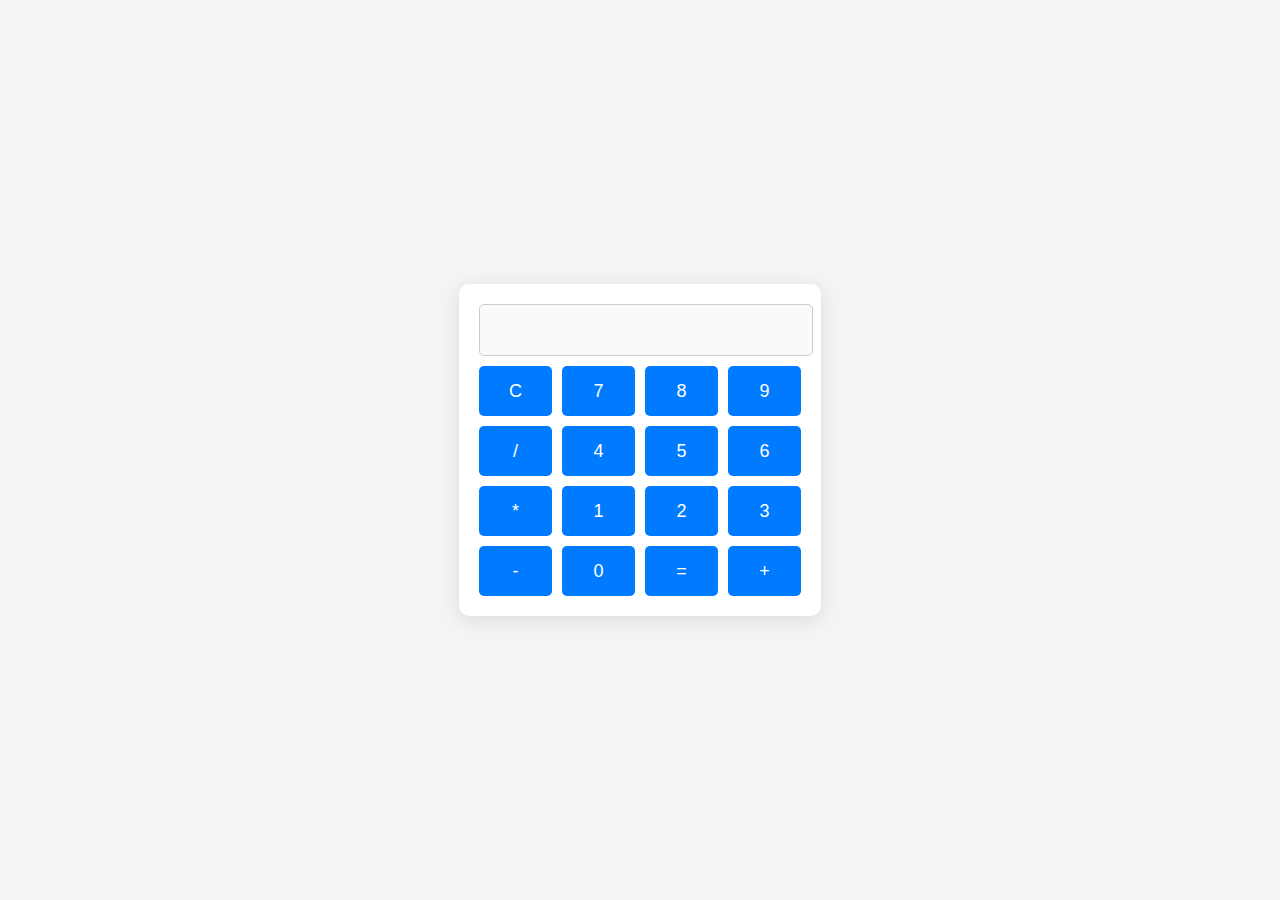
<file: calculator/index.html>
<!DOCTYPE html>
<html lang="en">
<head>
    <meta charset="UTF-8">
    <meta name="viewport" content="width=device-width, initial-scale=1.0">
    <title>Mini Calculator</title>
    <link rel="stylesheet" href="style.css">
</head>
<body>
    <div class="calculator">
        <input type="text" id="display" disabled />
        <div class="buttons">
            <button onclick="clearDisplay()">C</button>
            <button onclick="appendToDisplay('7')">7</button>
            <button onclick="appendToDisplay('8')">8</button>
            <button onclick="appendToDisplay('9')">9</button>
            <button onclick="appendToDisplay('/')">/</button>
            <button onclick="appendToDisplay('4')">4</button>
            <button onclick="appendToDisplay('5')">5</button>
            <button onclick="appendToDisplay('6')">6</button>
            <button onclick="appendToDisplay('*')">*</button>
            <button onclick="appendToDisplay('1')">1</button>
            <button onclick="appendToDisplay('2')">2</button>
            <button onclick="appendToDisplay('3')">3</button>
            <button onclick="appendToDisplay('-')">-</button>
            <button onclick="appendToDisplay('0')">0</button>
            <button onclick="calculateResult()">=</button>
            <button onclick="appendToDisplay('+')">+</button>
        </div>
    </div>
    <script src="script.js"></script>
</body>
</html>
</file>
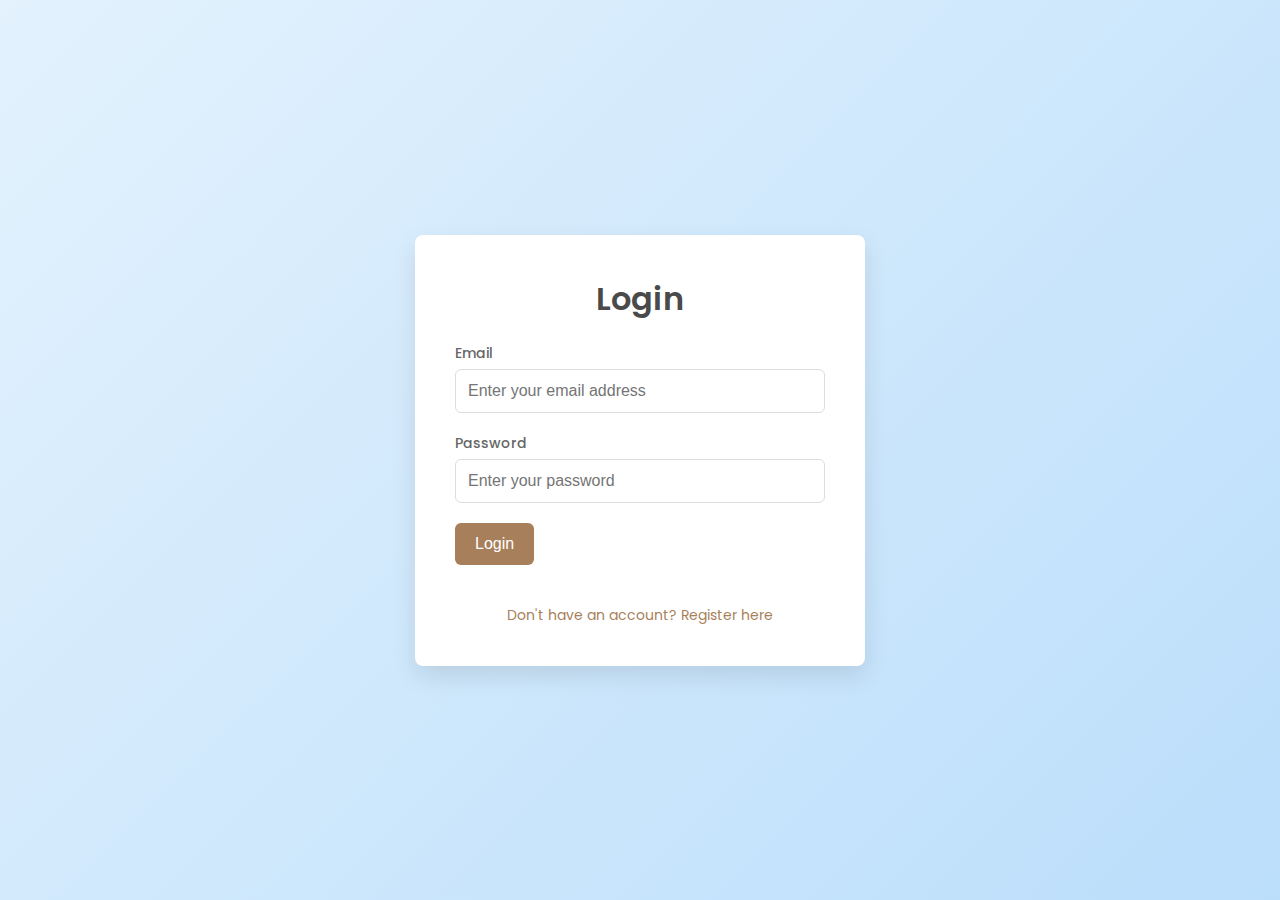
<file: project/login.html>
<!DOCTYPE html>
<html lang="en">
<head>
    <meta charset="UTF-8">
    <meta name="viewport" content="width=device-width, initial-scale=1.0">
    <title>User Login</title>
    <link href="https://fonts.googleapis.com/css2?family=Poppins:wght@400;600&display=swap" rel="stylesheet">
    <link rel="stylesheet" href="styles.css">
</head>
<body>
    <div class="form-container">
        <h1>Login</h1>
        <form action="login.php" method="POST" class="form">
            <div class="form-group">
                <label for="email">Email</label>
                <input type="email" id="email" name="email" required placeholder="Enter your email address">
            </div>
            
            <div class="form-group">
                <label for="password">Password</label>
                <input type="password" id="password" name="password" required placeholder="Enter your password">
            </div>
            
            <div class="form-group">
                <a href="blank.html" target="_blank">
                <button class="submit-btn">Login</button>
                <a/>
            </div>
        </form>
        <p class="footer-text">Don't have an account? <a href="register.html">Register here</a></p>
    </div>
</body>
</html>
</file>
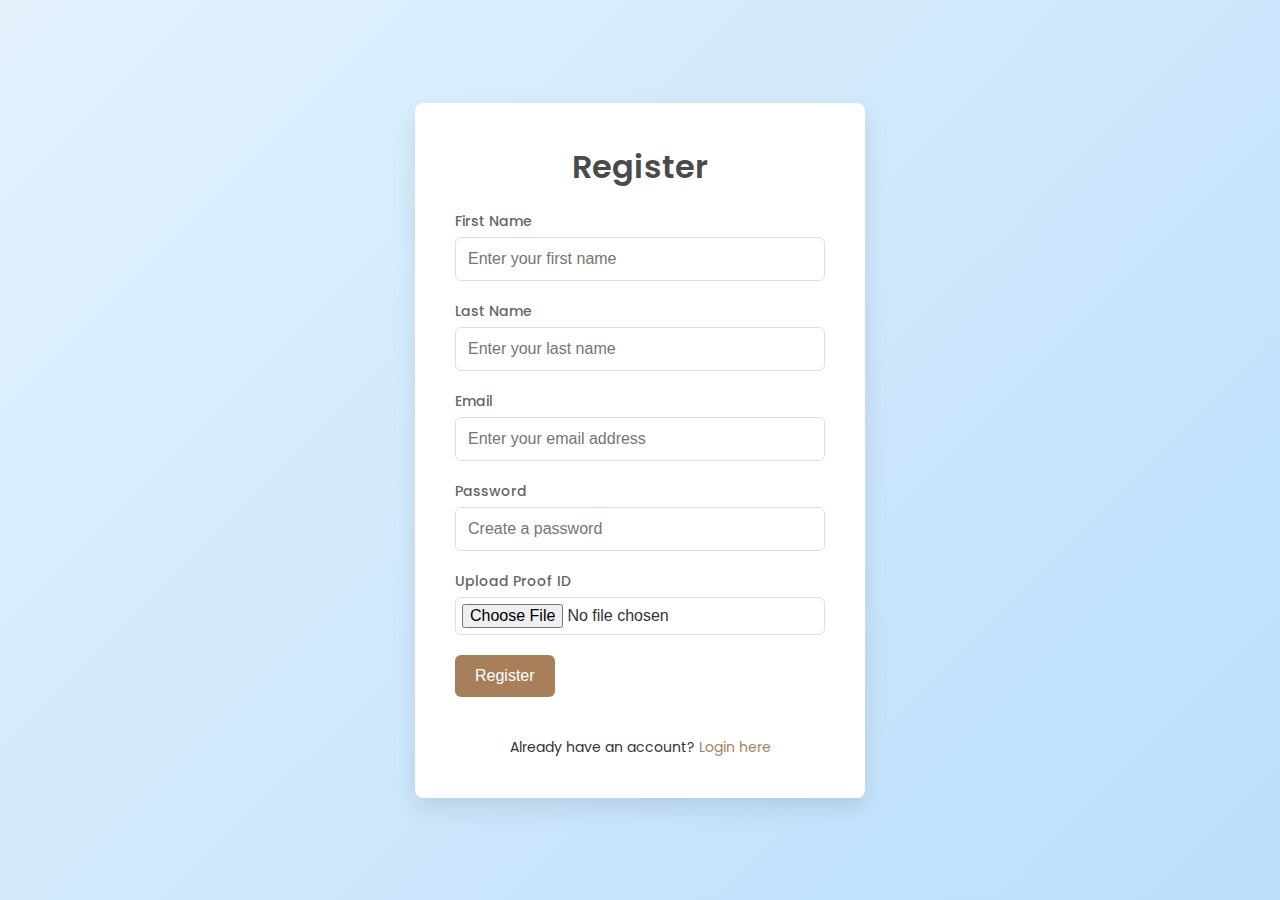
<file: project/register.html>
<!DOCTYPE html>
<html lang="en">
<head>
    <meta charset="UTF-8">
    <meta name="viewport" content="width=device-width, initial-scale=1.0">
    <title>User Registration</title>
    <link href="https://fonts.googleapis.com/css2?family=Poppins:wght@400;600&display=swap" rel="stylesheet">
    <link rel="stylesheet" href="styles.css">
</head>
<body>
    <div class="form-container">
        <h1>Register</h1>
        <form action="register.php" method="POST" enctype="multipart/form-data" class="form">
            <div class="form-group">
                <label for="firstName">First Name</label>
                <input type="text" id="firstName" name="firstName" required placeholder="Enter your first name">
            </div>
            
            <div class="form-group">
                <label for="lastName">Last Name</label>
                <input type="text" id="lastName" name="lastName" required placeholder="Enter your last name">
            </div>
            
            <div class="form-group">
                <label for="email">Email</label>
                <input type="email" id="email" name="email" required placeholder="Enter your email address">
            </div>
            
            <div class="form-group">
                <label for="password">Password</label>
                <input type="password" id="password" name="password" required placeholder="Create a password">
            </div>
            
            <div class="form-group">
                <label for="proofId">Upload Proof ID</label>
                <input type="file" id="proofId" name="proofId" accept=".jpg, .jpeg, .png, .pdf" required>
            </div>
            
            <div class="form-group">
                <button type="submit" class="submit-btn">Register</button>
            </div>
        </form>
        <p class="footer-text">Already have an account? <a href="login.html">Login here</a></p>
    </div>
</body>
</html>
</file>
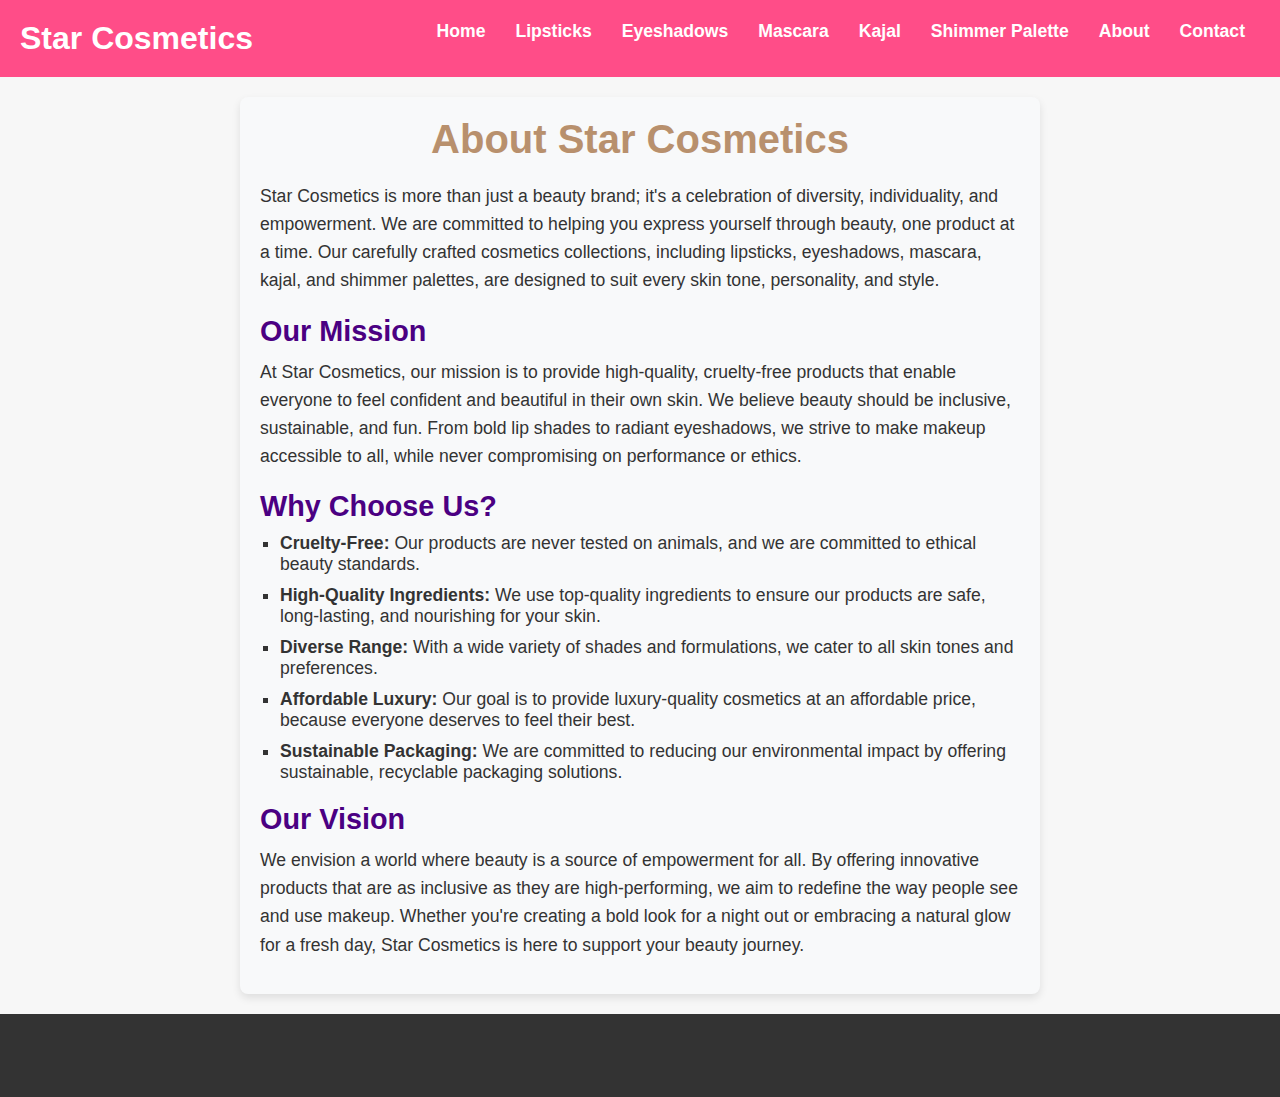
<file: starcosmetics/about.html>
<!DOCTYPE html>
<html lang="en">
<head>
    <meta charset="UTF-8">
    <meta name="viewport" content="width=device-width, initial-scale=1.0">
    <title>About Us | Star Cosmetics</title>
    <link rel="stylesheet" href="style.css">
    <style>
        .about-page {
            max-width: 800px;
            margin: 20px auto;
            padding: 20px;
            background-color: #f8f9fa;
            border-radius: 8px;
            box-shadow: 0 4px 8px rgba(0, 0, 0, 0.1);
        }
        .section-title {
            font-size: 2.5em;
            color: #B8906D;
            text-align: center;
            margin-bottom: 20px;
        }
        h3 {
            font-size: 1.8em;
            color: #4B0082;
            margin-top: 20px;
            margin-bottom: 10px;
        }
        p {
            font-size: 1.1em;
            line-height: 1.6;
            color: #333;
            margin-bottom: 15px;
        }
        ul {
            list-style-type: square;
            padding-left: 20px;
            margin-bottom: 15px;
        }
        li {
            font-size: 1.1em;
            margin-bottom: 10px;
            color: #333;
        }
    </style>
</head>
<body>
    <!-- Header Section -->
    <header class="header">
        <div class="logo">
            <h1>Star Cosmetics</h1>
        </div>
        <nav class="navbar">
            <ul>
                <li><a href="index.html">Home</a></li>
                <li><a href="lipsticks.html">Lipsticks</a></li>
                <li><a href="eyeshadows.html">Eyeshadows</a></li>
                <li><a href="mascara.html">Mascara</a></li>
                <li><a href="kajal.html">Kajal</a></li>
                <li><a href="shimmer.html">Shimmer Palette</a></li>
                <li><a href="about.html" class="active">About</a></li>
                <li><a href="contact.html">Contact</a></li>
            </ul>
        </nav>
    </header>

    <!-- About Us Page Content -->
    <section class="about-page">
        <h2 class="section-title">About Star Cosmetics</h2>
        <p>Star Cosmetics is more than just a beauty brand; it's a celebration of diversity, individuality, and empowerment. We are committed to helping you express yourself through beauty, one product at a time. Our carefully crafted cosmetics collections, including lipsticks, eyeshadows, mascara, kajal, and shimmer palettes, are designed to suit every skin tone, personality, and style.</p>

        <h3>Our Mission</h3>
        <p>At Star Cosmetics, our mission is to provide high-quality, cruelty-free products that enable everyone to feel confident and beautiful in their own skin. We believe beauty should be inclusive, sustainable, and fun. From bold lip shades to radiant eyeshadows, we strive to make makeup accessible to all, while never compromising on performance or ethics.</p>

        <h3>Why Choose Us?</h3>
        <ul>
            <li><strong>Cruelty-Free:</strong> Our products are never tested on animals, and we are committed to ethical beauty standards.</li>
            <li><strong>High-Quality Ingredients:</strong> We use top-quality ingredients to ensure our products are safe, long-lasting, and nourishing for your skin.</li>
            <li><strong>Diverse Range:</strong> With a wide variety of shades and formulations, we cater to all skin tones and preferences.</li>
            <li><strong>Affordable Luxury:</strong> Our goal is to provide luxury-quality cosmetics at an affordable price, because everyone deserves to feel their best.</li>
            <li><strong>Sustainable Packaging:</strong> We are committed to reducing our environmental impact by offering sustainable, recyclable packaging solutions.</li>
        </ul>

        <h3>Our Vision</h3>
        <p>We envision a world where beauty is a source of empowerment for all. By offering innovative products that are as inclusive as they are high-performing, we aim to redefine the way people see and use makeup. Whether you're creating a bold look for a night out or embracing a natural glow for a fresh day, Star Cosmetics is here to support your beauty journey.</p>
    </section>

    <!-- Footer Section -->
    <footer>
        <p>&copy; 2024 Star Cosmetics. All Rights Reserved.</p>
    </footer>
    <!-- Script Section -->
    <script src="script.js"></script>
</body>
</html>
</file>
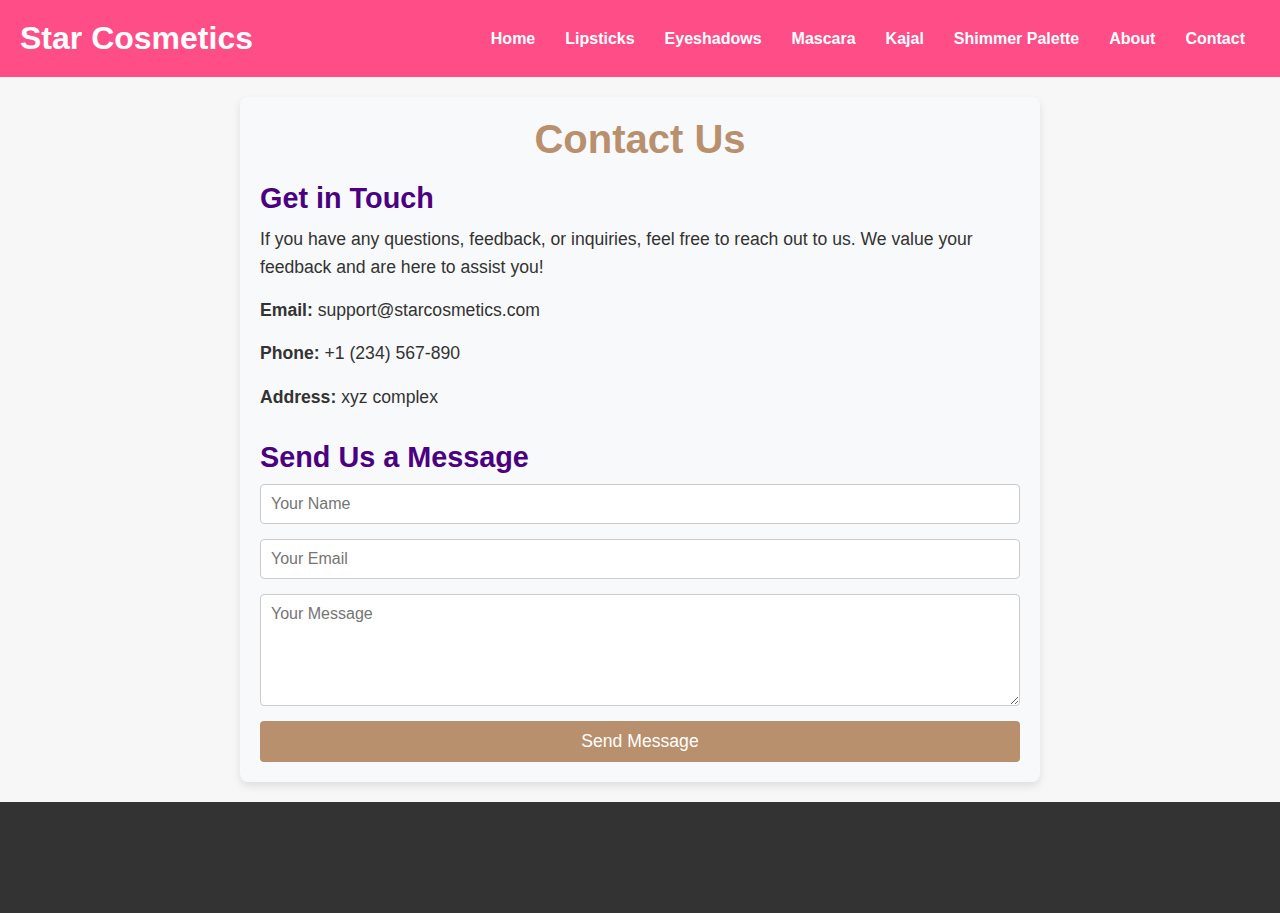
<file: starcosmetics/contact.html>
<!DOCTYPE html>
<html lang="en">
<head>
    <meta charset="UTF-8">
    <meta name="viewport" content="width=device-width, initial-scale=1.0">
    <title>Contact Us | Star Cosmetics</title>
    <link rel="stylesheet" href="style.css">
    <style>
        .contact-page {
            max-width: 800px;
            margin: 20px auto;
            padding: 20px;
            background-color: #f8f9fa;
            border-radius: 8px;
            box-shadow: 0 4px 8px rgba(0, 0, 0, 0.1);
        }
        .section-title {
            font-size: 2.5em;
            color: #B8906D;
            text-align: center;
            margin-bottom: 20px;
        }
        .contact-info {
            margin-bottom: 30px;
        }
        h3 {
            font-size: 1.8em;
            color: #4B0082;
            margin-bottom: 10px;
        }
        p {
            font-size: 1.1em;
            line-height: 1.6;
            color: #333;
            margin-bottom: 15px;
        }
        form {
            display: flex;
            flex-direction: column;
        }
        input, textarea {
            padding: 10px;
            margin-bottom: 15px;
            border: 1px solid #ccc;
            border-radius: 4px;
            font-size: 1em;
            transition: border 0.3s;
        }
        input:focus, textarea:focus {
            border: 1px solid #B8906D;
            outline: none;
        }
        .submit-btn {
            background-color: #B8906D;
            color: white;
            border: none;
            padding: 10px;
            border-radius: 4px;
            cursor: pointer;
            font-size: 1.1em;
            transition: background-color 0.3s;
        }
        .submit-btn:hover {
            background-color: #4B0082;
        }
    </style>
</head>
<body>
    <!-- Header Section -->
    <header class="header">
        <div class="logo">
            <h1>Star Cosmetics</h1>
        </div>
        <nav class="navbar">
            <ul>
                <li><a href="index.html">Home</a></li>
                <li><a href="lipsticks.html">Lipsticks</a></li>
                <li><a href="eyeshadows.html">Eyeshadows</a></li>
                <li><a href="mascara.html">Mascara</a></li>
                <li><a href="kajal.html">Kajal</a></li>
                <li><a href="shimmer.html">Shimmer Palette</a></li>
                <li><a href="about.html">About</a></li>
                <li><a href="contact.html" class="active">Contact</a></li>
            </ul>
        </nav>
    </header>

    <!-- Contact Us Page Content -->
    <section class="contact-page">
        <h2 class="section-title">Contact Us</h2>
        
        <div class="contact-info">
            <h3>Get in Touch</h3>
            <p>If you have any questions, feedback, or inquiries, feel free to reach out to us. We value your feedback and are here to assist you!</p>
            <p><strong>Email:</strong> support@starcosmetics.com</p>
            <p><strong>Phone:</strong> +1 (234) 567-890</p>
            <p><strong>Address:</strong> xyz complex</p>
        </div>

        <h3>Send Us a Message</h3>
        <form action="submit_form.php" method="POST">
            <input type="text" name="name" placeholder="Your Name" required>
            <input type="email" name="email" placeholder="Your Email" required>
            <textarea name="message" rows="5" placeholder="Your Message" required></textarea>
            <button type="submit" class="submit-btn">Send Message</button>
        </form>
    </section>

    <!-- Footer Section -->
    <footer>
        <p>&copy; 2024 Star Cosmetics. All Rights Reserved.
            <br>
        This site is made just for the practise</p>
    </footer>

    <!-- Script Section -->
    <script src="script.js"></script>
</body>
</html>
</file>
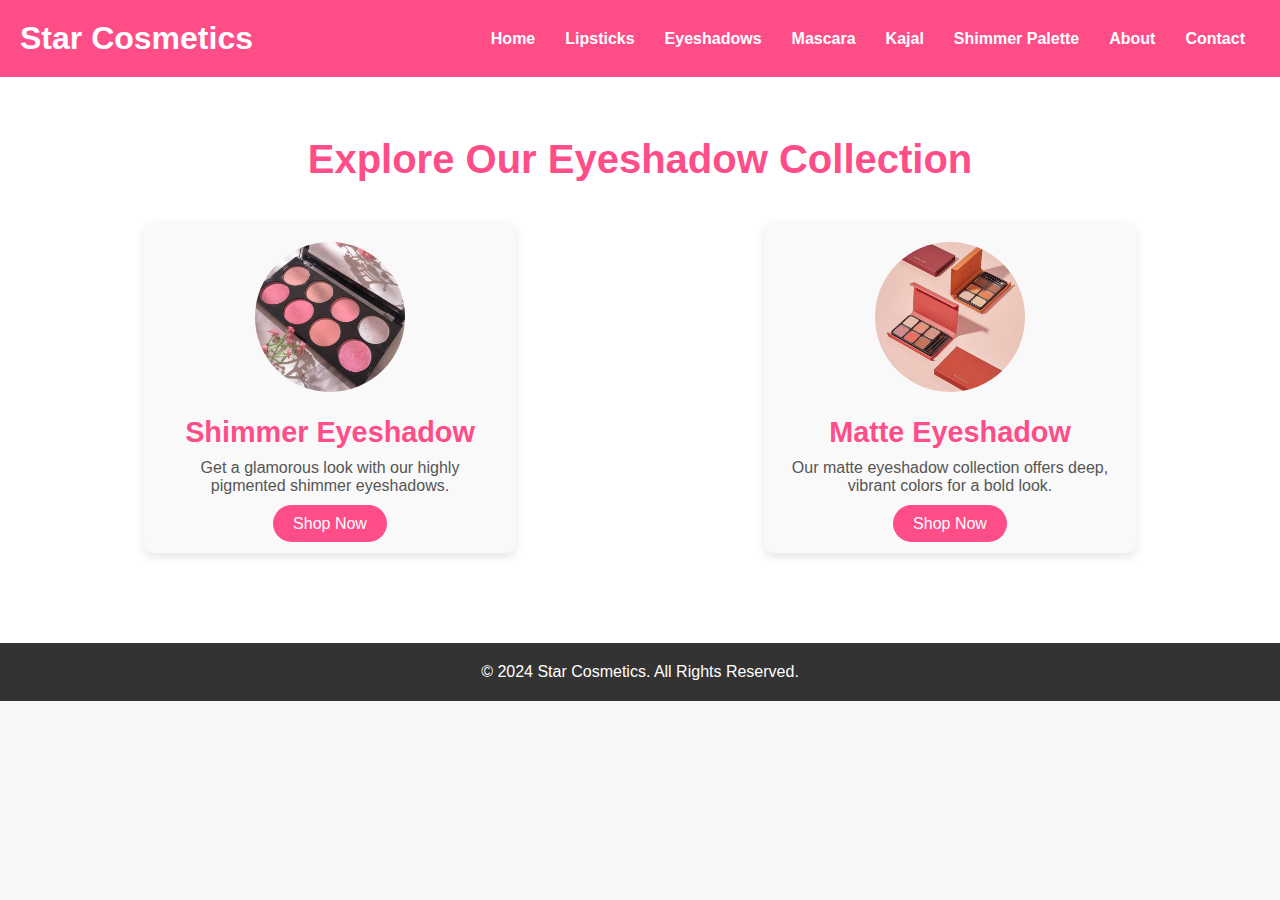
<file: starcosmetics/eyeshadows.html>
<!DOCTYPE html>
<html lang="en">
<head>
    <meta charset="UTF-8">
    <meta name="viewport" content="width=device-width, initial-scale=1.0">
    <title>Eyeshadows | Star Cosmetics</title>
    <link rel="stylesheet" href="style.css">
    <script defer src="script.js"></script>
</head>
<body>
    <!-- Header Section -->
    <header class="header">
        <div class="logo">
            <h1>Star Cosmetics</h1>
        </div>
        <nav class="navbar">
            <ul>
                <li><a href="index.html">Home</a></li>
                <li><a href="lipsticks.html">Lipsticks</a></li>
                <li><a href="eyeshadows.html" class="active">Eyeshadows</a></li>
                <li><a href="mascara.html">Mascara</a></li>
                <li><a href="kajal.html">Kajal</a></li>
                <li><a href="shimmer.html">Shimmer Palette</a></li>
                <li><a href="about.html">About</a></li>
                <li><a href="contact.html">Contact</a></li>
            </ul>
        </nav>
    </header>

    <!-- Eyeshadows Page Content -->
    <section class="product-page">
        <h2 class="section-title">Explore Our Eyeshadow Collection</h2>
        <div class="product-grid">
            <!-- Product Item -->
            <div class="product-item">
                <img src="eyeshadow.jpg" alt="Shimmer Eyeshadow">
                <h3>Shimmer Eyeshadow</h3>
                <p>Get a glamorous look with our highly pigmented shimmer eyeshadows.</p>
                <a href="#" class="buy-btn">Shop Now</a>
            </div>
            <!-- Product Item -->
            <div class="product-item">
                <img src="matteeyeshadow.jpg" alt="Matte Eyeshadow">
                <h3>Matte Eyeshadow</h3>
                <p>Our matte eyeshadow collection offers deep, vibrant colors for a bold look.</p>
                <a href="#" class="buy-btn">Shop Now</a>
            </div>
        </div>
    </section>

    <!-- Footer Section -->
    <footer>
        <p>&copy; 2024 Star Cosmetics. All Rights Reserved.</p>
    </footer>
</body>
</html>
</file>
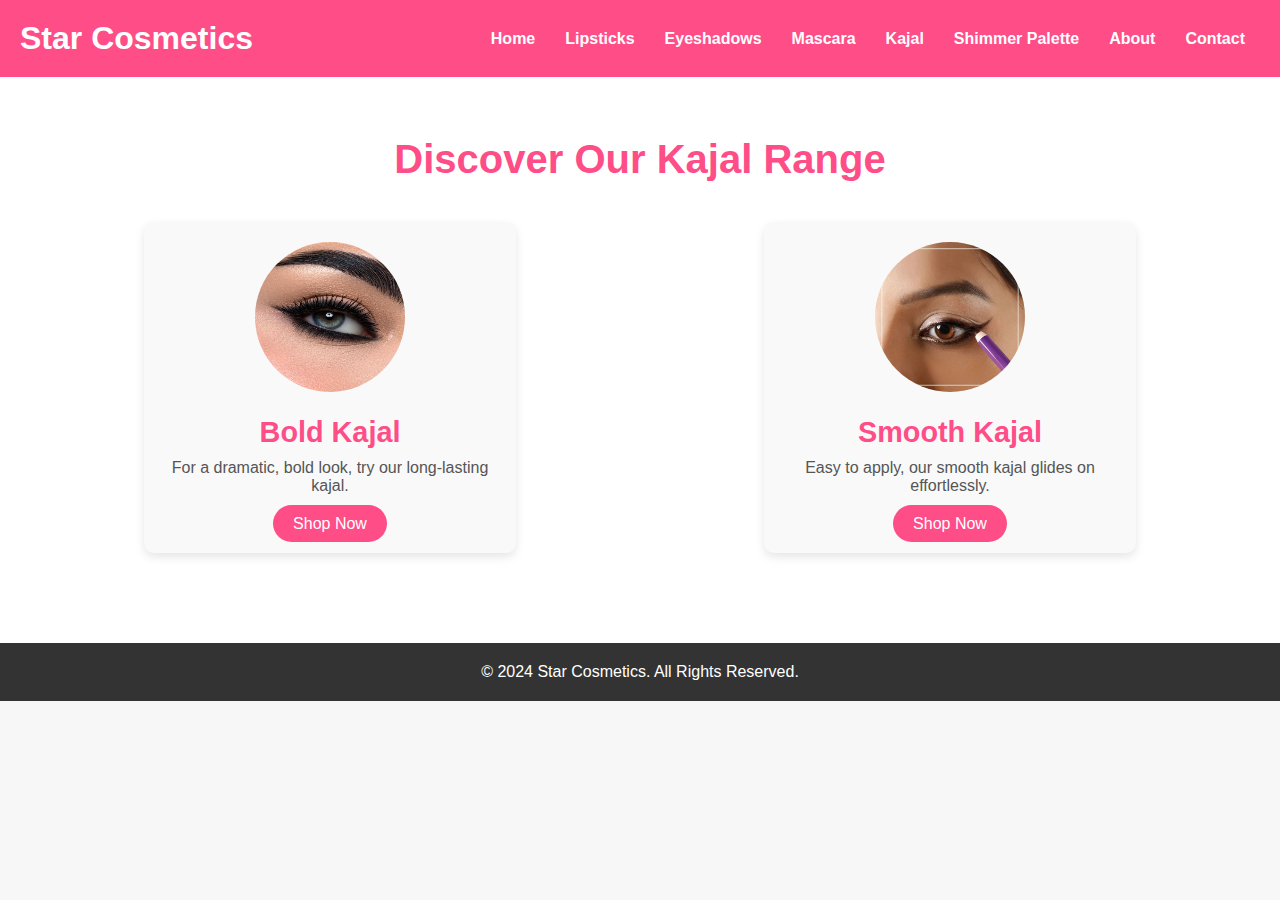
<file: starcosmetics/kajal.html>
<!DOCTYPE html>
<html lang="en">
<head>
    <meta charset="UTF-8">
    <meta name="viewport" content="width=device-width, initial-scale=1.0">
    <title>Kajal | Star Cosmetics</title>
    <link rel="stylesheet" href="style.css">
    <script defer src="script.js"></script>
</head>
<body>
    <!-- Header Section -->
    <header class="header">
        <div class="logo">
            <h1>Star Cosmetics</h1>
        </div>
        <nav class="navbar">
            <ul>
                <li><a href="index.html">Home</a></li>
                <li><a href="lipsticks.html">Lipsticks</a></li>
                <li><a href="eyeshadows.html">Eyeshadows</a></li>
                <li><a href="mascara.html">Mascara</a></li>
                <li><a href="kajal.html" class="active">Kajal</a></li>
                <li><a href="shimmer.html">Shimmer Palette</a></li>
                <li><a href="about.html">About</a></li>
                <li><a href="contact.html">Contact</a></li>
            </ul>
        </nav>
    </header>

    <!-- Kajal Page Content -->
    <section class="product-page">
        <h2 class="section-title">Discover Our Kajal Range</h2>
        <div class="product-grid">
            <!-- Product Item -->
            <div class="product-item">
                <img src="boldkajal.jpg" alt="Bold Kajal">
                <h3>Bold Kajal</h3>
                <p>For a dramatic, bold look, try our long-lasting kajal.</p>
                <a href="#" class="buy-btn">Shop Now</a>
            </div>
            <!-- Product Item -->
            <div class="product-item">
                <img src="smooth kajal.jpg" alt="Smooth Kajal">
                <h3>Smooth Kajal</h3>
                <p>Easy to apply, our smooth kajal glides on effortlessly.</p>
                <a href="#" class="buy-btn">Shop Now</a>
            </div>
        </div>
    </section>

    <!-- Footer Section -->
    <footer>
        <p>&copy; 2024 Star Cosmetics. All Rights Reserved.</p>
    </footer>
</body>
</html>
</file>
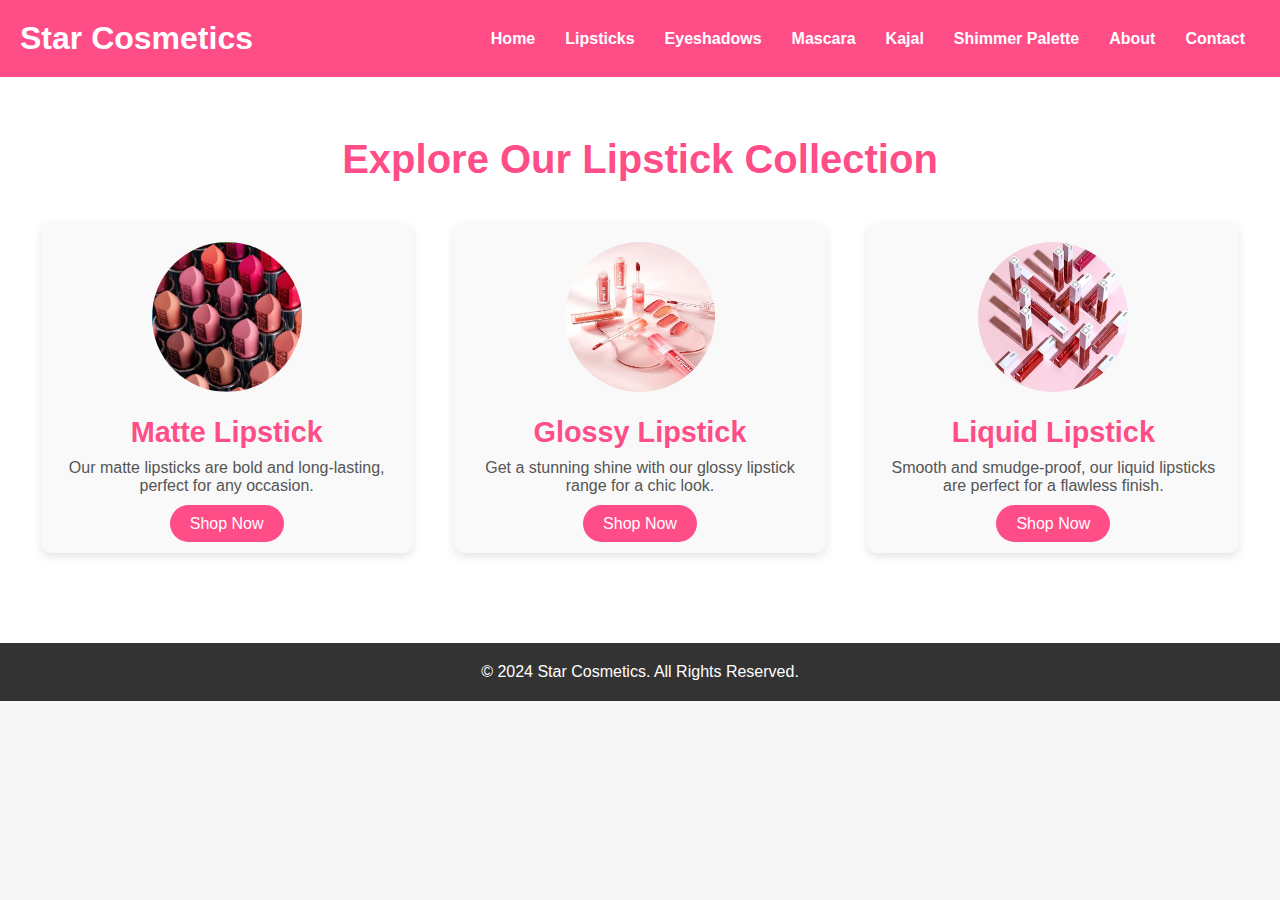
<file: starcosmetics/lipsticks.html>
<!DOCTYPE html>
<html lang="en">
<head>
    <meta charset="UTF-8">
    <meta name="viewport" content="width=device-width, initial-scale=1.0">
    <title>Lipsticks | Star Cosmetics</title>
    <link rel="stylesheet" href="style.css">
    <script defer src="script.js"></script>
</head>
<body>
    <!-- Header Section -->
    <header class="header">
        <div class="logo">
            <h1>Star Cosmetics</h1>
        </div>
        <nav class="navbar">
            <ul>
                <li><a href="index.html">Home</a></li>
                <li><a href="lipsticks.html" class="active">Lipsticks</a></li>
                <li><a href="eyeshadows.html">Eyeshadows</a></li>
                <li><a href="mascara.html">Mascara</a></li>
                <li><a href="kajal.html">Kajal</a></li>
                <li><a href="shimmer.html">Shimmer Palette</a></li>
                <li><a href="about.html">About</a></li>
                <li><a href="contact.html">Contact</a></li>
            </ul>
        </nav>
    </header>

    <!-- Lipstick Page Content -->
    <section class="product-page">
        <h2 class="section-title">Explore Our Lipstick Collection</h2>
        <div class="product-grid">
            <!-- Product Item -->
            <div class="product-item">
                <img src="mattelipstick.jpg" alt="Matte Lipstick">
                <h3>Matte Lipstick</h3>
                <p>Our matte lipsticks are bold and long-lasting, perfect for any occasion.</p>
                <a href="#" class="buy-btn">Shop Now</a>
            </div>
            <!-- Product Item -->
            <div class="product-item">
                <img src="glossy.jpg" alt="Glossy Lipstick">
                <h3>Glossy Lipstick</h3>
                <p>Get a stunning shine with our glossy lipstick range for a chic look.</p>
                <a href="#" class="buy-btn">Shop Now</a>
            </div>
            <!-- Product Item -->
            <div class="product-item">
                <img src="liquid.jpg" alt="Liquid Lipstick">
                <h3>Liquid Lipstick</h3>
                <p>Smooth and smudge-proof, our liquid lipsticks are perfect for a flawless finish.</p>
                <a href="#" class="buy-btn">Shop Now</a>
            </div>
        </div>
    </section>

    <!-- Footer Section -->
    <footer>
        <p>&copy; 2024 Star Cosmetics. All Rights Reserved.</p>
    </footer>
</body>
</html>
</file>
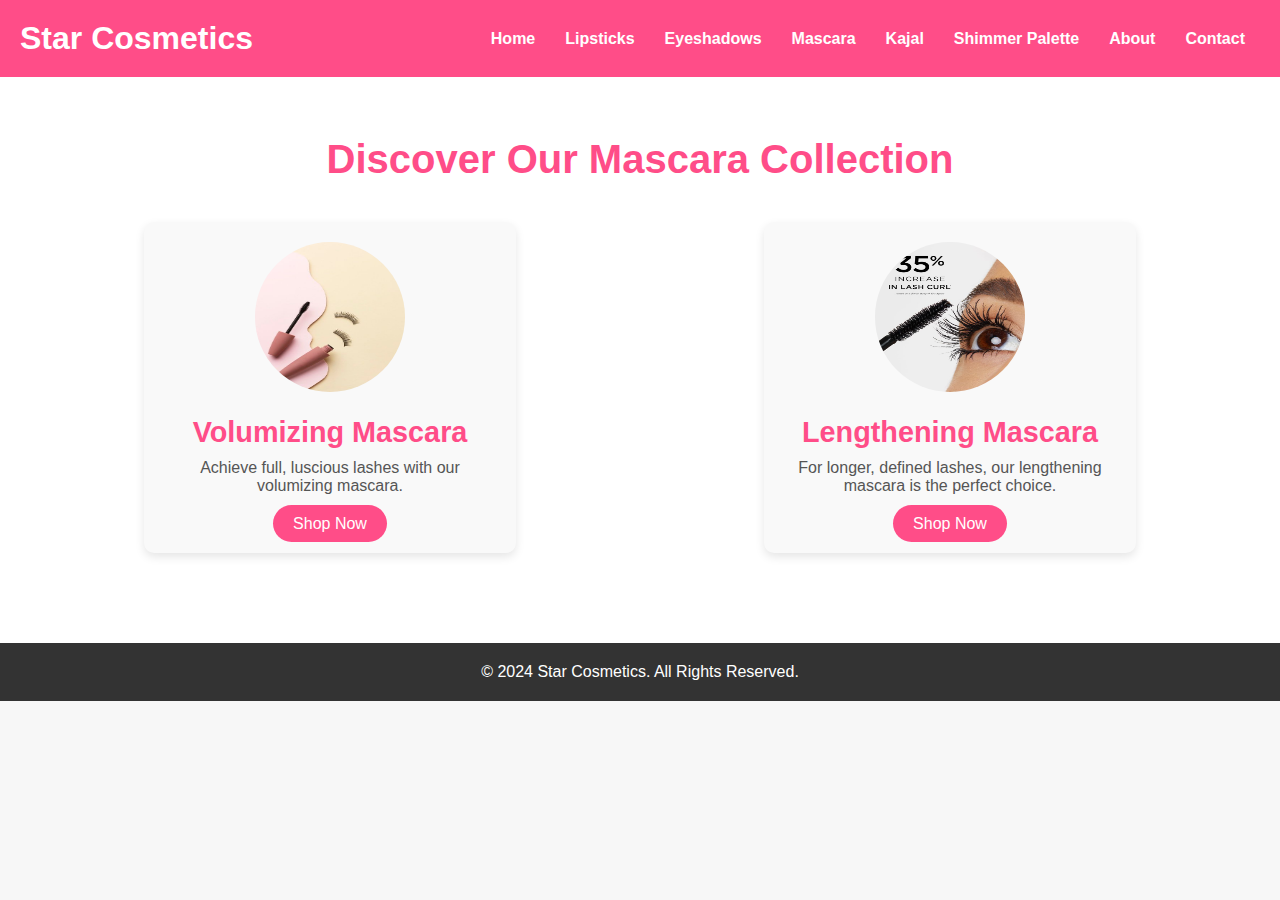
<file: starcosmetics/mascara.html>
<!DOCTYPE html>
<html lang="en">
<head>
    <meta charset="UTF-8">
    <meta name="viewport" content="width=device-width, initial-scale=1.0">
    <title>Mascara | Star Cosmetics</title>
    <link rel="stylesheet" href="style.css">
    <script defer src="script.js"></script>
</head>
<body>
    <!-- Header Section -->
    <header class="header">
        <div class="logo">
            <h1>Star Cosmetics</h1>
        </div>
        <nav class="navbar">
            <ul>
                <li><a href="index.html">Home</a></li>
                <li><a href="lipsticks.html">Lipsticks</a></li>
                <li><a href="eyeshadows.html">Eyeshadows</a></li>
                <li><a href="mascara.html" class="active">Mascara</a></li>
                <li><a href="kajal.html">Kajal</a></li>
                <li><a href="shimmer.html">Shimmer Palette</a></li>
                <li><a href="about.html">About</a></li>
                <li><a href="contact.html">Contact</a></li>
            </ul>
        </nav>
    </header>

    <!-- Mascara Page Content -->
    <section class="product-page">
        <h2 class="section-title">Discover Our Mascara Collection</h2>
        <div class="product-grid">
            <!-- Product Item -->
            <div class="product-item">
                <img src="mascara1.jpg" alt="Volumizing Mascara">
                <h3>Volumizing Mascara</h3>
                <p>Achieve full, luscious lashes with our volumizing mascara.</p>
                <a href="#" class="buy-btn">Shop Now</a>
            </div>
            <!-- Product Item -->
            <div class="product-item">
                <img src="lengthning mascara.jpg" alt="Lengthening Mascara">
                <h3>Lengthening Mascara</h3>
                <p>For longer, defined lashes, our lengthening mascara is the perfect choice.</p>
                <a href="#" class="buy-btn">Shop Now</a>
            </div>
        </div>
    </section>

    <!-- Footer Section -->
    <footer>
        <p>&copy; 2024 Star Cosmetics. All Rights Reserved.</p>
    </footer>
</body>
</html>
</file>
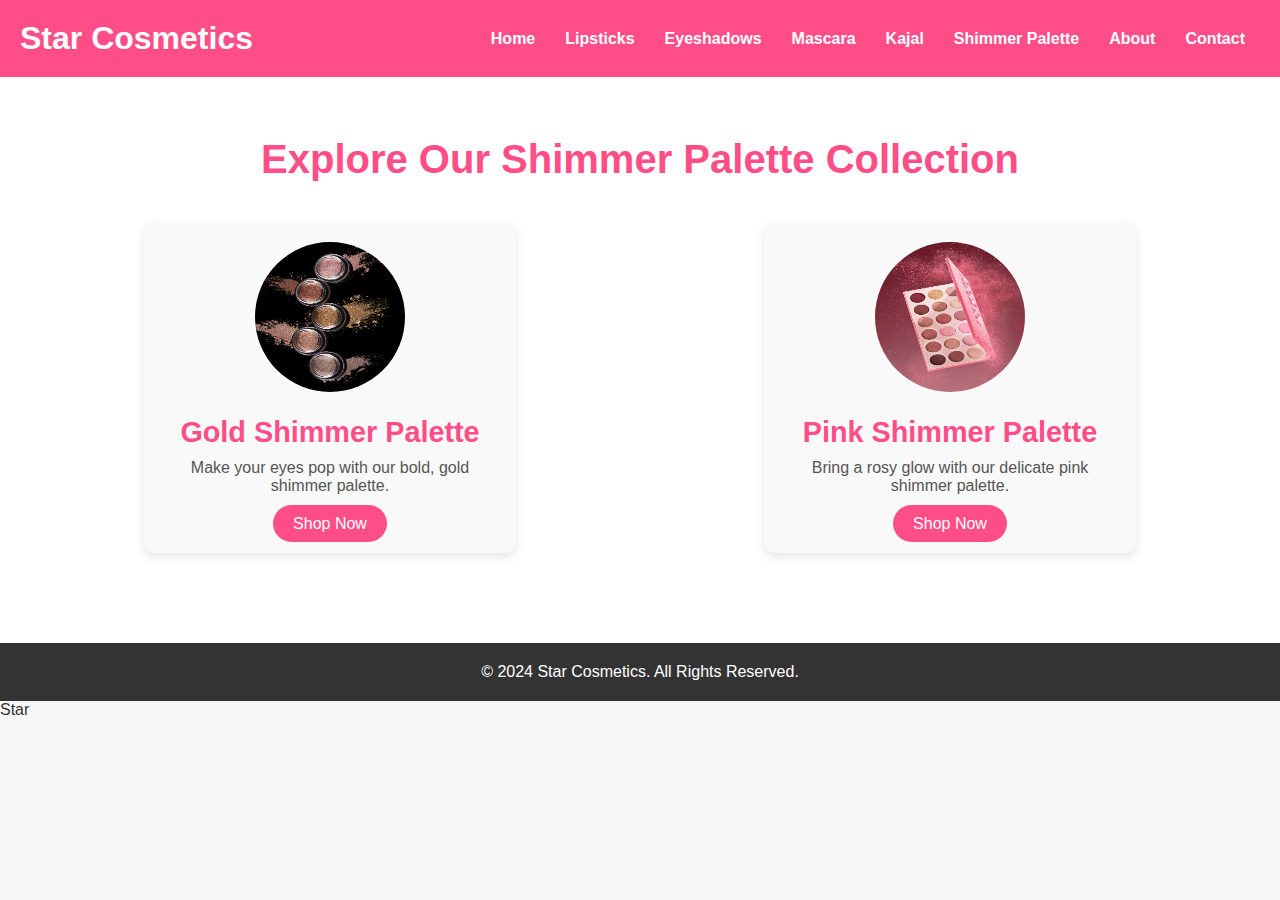
<file: starcosmetics/shimmer.html>
<!DOCTYPE html>
<html lang="en">
<head>
    <meta charset="UTF-8">
    <meta name="viewport" content="width=device-width, initial-scale=1.0">
    <title>Shimmer Palette | Star Cosmetics</title>
    <link rel="stylesheet" href="style.css">
    <script defer src="script.js"></script>
</head>
<body>
    <!-- Header Section -->
    <header class="header">
        <div class="logo">
            <h1>Star Cosmetics</h1>
        </div>
        <nav class="navbar">
            <ul>
                <li><a href="index.html">Home</a></li>
                <li><a href="lipsticks.html">Lipsticks</a></li>
                <li><a href="eyeshadows.html">Eyeshadows</a></li>
                <li><a href="mascara.html">Mascara</a></li>
                <li><a href="kajal.html">Kajal</a></li>
                <li><a href="shimmer.html" class="active">Shimmer Palette</a></li>
                <li><a href="about.html">About</a></li>
                <li><a href="contact.html">Contact</a></li>
            </ul>
        </nav>
    </header>

    <!-- Shimmer Palette Page Content -->
    <section class="product-page">
        <h2 class="section-title">Explore Our Shimmer Palette Collection</h2>
        <div class="product-grid">
            <!-- Product Item -->
            <div class="product-item">
                <img src="gold shimmer.jpg" alt="Gold Shimmer Palette">
                <h3>Gold Shimmer Palette</h3>
                <p>Make your eyes pop with our bold, gold shimmer palette.</p>
                <a href="#" class="buy-btn">Shop Now</a>
            </div>
            <!-- Product Item -->
            <div class="product-item">
                <img src="pink shimmer.jpg" alt="Pink Shimmer Palette">
                <h3>Pink Shimmer Palette</h3>
                <p>Bring a rosy glow with our delicate pink shimmer palette.</p>
                <a href="#" class="buy-btn">Shop Now</a>
            </div>
        </div>
    </section>

    <!-- Footer Section -->
    <footer>
        <p>&copy; 2024 Star Cosmetics. All Rights Reserved.</p>
    </footer>
</body>
</html>
Star
</file>
<file: calculator/style.css>
body {
    font-family: Arial, sans-serif;
    display: flex;
    justify-content: center;
    align-items: center;
    height: 100vh;
    margin: 0;
    background-color: #f4f4f4;
}

.calculator {
    background-color: #ffffff;
    padding: 20px;
    border-radius: 10px;
    box-shadow: 0 4px 20px rgba(0, 0, 0, 0.1);
}

#display {
    width: 100%;
    height: 40px;
    font-size: 24px;
    text-align: right;
    margin-bottom: 10px;
    padding: 5px;
    border: 1px solid #ccc;
    border-radius: 5px;
}

.buttons {
    display: grid;
    grid-template-columns: repeat(4, 1fr);
    gap: 10px;
}

button {
    height: 50px;
    font-size: 18px;
    border: none;
    border-radius: 5px;
    background-color: #007BFF;
    color: white;
    cursor: pointer;
    transition: background-color 0.3s;
}

button:hover {
    background-color: #0056b3;
}
</file>
<file: starcosmetics/style.css>
/* General Styling */
* {
    margin: 0;
    padding: 0;
    box-sizing: border-box;
    font-family: 'Arial', sans-serif;
}

body {
    background-color: #f7f7f7;
    color: #333;
}

/* Header Styling */
.header {
    background-color: #ff4d88;
    padding: 20px;
    display: flex;
    justify-content: space-between;
    align-items: center;
}

.header .logo h1 {
    color: #fff;
}

.navbar ul {
    list-style-type: none;
    display: flex;
}

.navbar ul li {
    margin: 0 15px;
}

.navbar ul li a {
    color: #fff;
    text-decoration: none;
    font-weight: bold;
    transition: color 0.3s;
}

.navbar ul li a:hover {
    color: #ffe6f0;
}

/* Hero Section Styling */
.hero {
    background-image: fixed;
    background-size: cover;
    background-position: center;
    color: #fff;
    text-align: center;
    padding: 150px 20px;
    position: relative;
}

.hero h2 {
    color: pink;
    font-size: 3em;
    margin-bottom: 20px;
    animation: slideIn 1.5s ease-out;
}

.hero p {
    color: #FF4D88;
    font-size: 1.2em;
    margin-bottom: 40px;
    animation: fadeIn 2s ease-out;
}

.cta-btn {
    background-color: #ff4d88;
    color: #fff;
    padding: 10px 30px;
    text-decoration: none;
    font-size: 1.2em;
    border-radius: 50px;
    transition: background-color 0.3s ease;
}

.cta-btn:hover {
    background-color: #e6005c;
}

/* Highlights Section */
.highlights {
    display: flex;
    justify-content: space-around;
    padding: 60px 20px;
    background-color: #fff;
}

.highlight-item {
    text-align: center;
    width: 30%;
    transition: transform 0.3s ease;
}

.highlight-item img {
    width: 100px;
    height: 100px;
    border-radius: 50%;
}

.highlight-item h3 {
    margin: 20px 0 10px;
    font-size: 1.5em;
    color: #ff4d88;
}

.highlight-item:hover {
    transform: scale(1.1);
}

/* Footer Styling */
footer {
    background-color: #333;
    color: #fff;
    text-align: center;
    padding: 20px;
}

/* Animations */
@keyframes slideIn {
    0% {
        transform: translateY(-50px);
        opacity: 0;
    }
    100% {
        transform: translateY(0);
        opacity: 1;
    }
}

@keyframes fadeIn {
    0% {
        opacity: 0;
    }
    100% {
        opacity: 1;
    }
}

/* Lipsticks Page Styling */
.product-page {
    padding: 60px 20px;
    background-color: #fff;
    text-align: center;
}

.section-title {
    font-size: 2.5em;
    color: #ff4d88;
    margin-bottom: 40px;
    animation: slideIn 1s ease-out;
}

.product-grid {
    display: flex;
    justify-content: space-around;
    flex-wrap: wrap;
}

.product-item {
    background-color: #f9f9f9;
    padding: 20px;
    width: 30%;
    margin-bottom: 30px;
    text-align: center;
    border-radius: 10px;
    transition: transform 0.3s ease;
    box-shadow: 0px 4px 10px rgba(0, 0, 0, 0.1);
}

.product-item img {
    width: 150px;
    height: 150px;
    border-radius: 50%;
    margin-bottom: 20px;
}

.product-item h3 {
    font-size: 1.8em;
    color: #ff4d88;
    margin-bottom: 10px;
}

.product-item p {
    font-size: 1em;
    color: #555;
    margin-bottom: 20px;
}

.buy-btn {
    background-color: #ff4d88;
    color: #fff;
    padding: 10px 20px;
    text-decoration: none;
    border-radius: 25px;
    transition: background-color 0.3s ease;
}

.buy-btn:hover {
    background-color: #e6005c;
}

.product-item:hover {
    transform: translateY(-10px);
}
</file>
<file: project/styles.css>
/* Reset some default browser styling */
* {
    margin: 0;
    padding: 0;
    box-sizing: border-box;
}

body {
    font-family: 'Poppins', sans-serif;
    background: linear-gradient(135deg, #e3f2fd, #bbdefb);
    display: flex;
    justify-content: center;
    align-items: center;
    height: 100vh;
    color: #333;
}

.form-container {
    background: #ffffff;
    padding: 40px;
    border-radius: 8px;
    box-shadow: 0 10px 25px rgba(0, 0, 0, 0.1);
    width: 100%;
    max-width: 450px;
    text-align: center;
}

h1 {
    margin-bottom: 20px;
    font-weight: 600;
    color: #4a4a4a;
}

.form {
    display: flex;
    flex-direction: column;
}

.form-group {
    margin-bottom: 20px;
    text-align: left;
}

label {
    font-weight: 500;
    font-size: 14px;
    color: #666;
    margin-bottom: 5px;
    display: block;
}

input[type="text"],
input[type="email"],
input[type="password"],
input[type="file"] {
    width: 100%;
    padding: 12px;
    font-size: 16px;
    border: 1px solid #ddd;
    border-radius: 6px;
    outline: none;
    transition: border-color 0.3s ease;
}

input[type="text"]:focus,
input[type="email"]:focus,
input[type="password"]:focus {
    border-color: #a77f5a;
}

input[type="file"] {
    padding: 6px;
    border: 1px solid #ddd;
    border-radius: 6px;
}

.submit-btn {
    background-color: #a77f5a;
    color: #fff;
    padding: 12px 20px;
    border: none;
    border-radius: 6px;
    font-size: 16px;
    cursor: pointer;
    transition: background-color 0.3s ease;
}

.submit-btn:hover {
    background-color: #b8906d;
}

.footer-text {
    margin-top: 20px;
    font-size: 14px;
}

.footer-text a {
    color: #a77f5a;
    text-decoration: none;
}

.footer-text a:hover {
    text-decoration: underline;
}

@media (max-width: 768px) {
    .form-container {
        width: 90%;
    }
}


/* Reset some default browser styling */
* {
    margin: 0;
    padding: 0;
    box-sizing: border-box;
}

body {
    font-family: 'Poppins', sans-serif;
    background: linear-gradient(135deg, #e3f2fd, #bbdefb);
    display: flex;
    justify-content: center;
    align-items: center;
    height: 100vh;
    color: #333;
}

.form-container {
    background: #ffffff;
    padding: 40px;
    border-radius: 8px;
    box-shadow: 0 10px 25px rgba(0, 0, 0, 0.1);
    width: 100%;
    max-width: 450px;
    text-align: center;
}

h1 {
    margin-bottom: 20px;
    font-weight: 600;
    color: #4a4a4a;
}

.form {
    display: flex;
    flex-direction: column;
}

.form-group {
    margin-bottom: 20px;
    text-align: left;
}

label {
    font-weight: 500;
    font-size: 14px;
    color: #666;
    margin-bottom: 5px;
    display: block;
}

input[type="text"],
input[type="email"],
input[type="password"] {
    width: 100%;
    padding: 12px;
    font-size: 16px;
    border: 1px solid #ddd;
    border-radius: 6px;
    outline: none;
    transition: border-color 0.3s ease;
}

input[type="text"]:focus,
input[type="email"]:focus,
input[type="password"]:focus {
    border-color: #a77f5a;
}

.submit-btn {
    background-color: #a77f5a;
    color: #fff;
    padding: 12px 20px;
    border: none;
    border-radius: 6px;
    font-size: 16px;
    cursor: pointer;
    transition: background-color 0.3s ease;
}

.submit-btn:hover {
    background-color: #b8906d;
}

.footer-text {
    margin-top: 20px;
    font-size: 14px;
}

.footer-text a {
    color: #a77f5a;
    text-decoration: none;
}

.footer-text a:hover {
    text-decoration: underline;
}

@media (max-width: 768px) {
    .form-container {
        width: 90%;
    }
}


.profile-image{
    border-radius: none;
}
</file>
